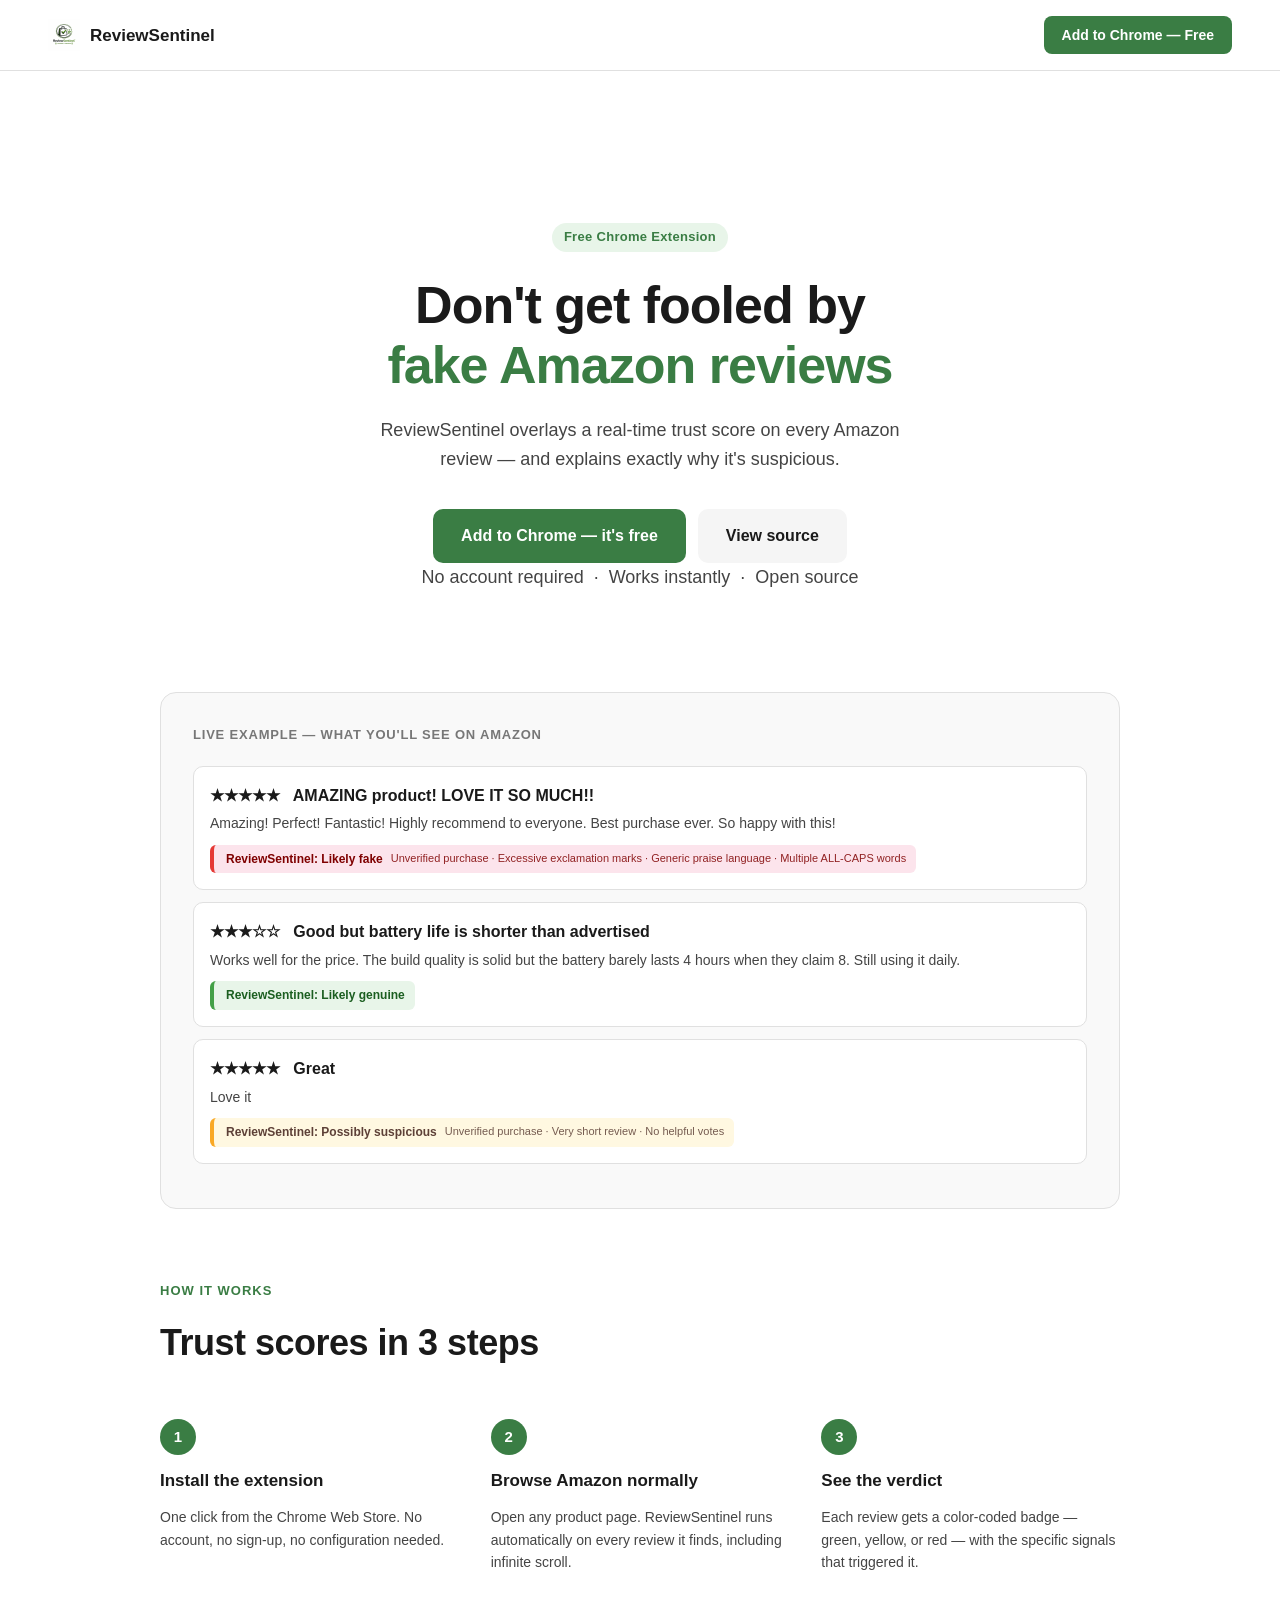
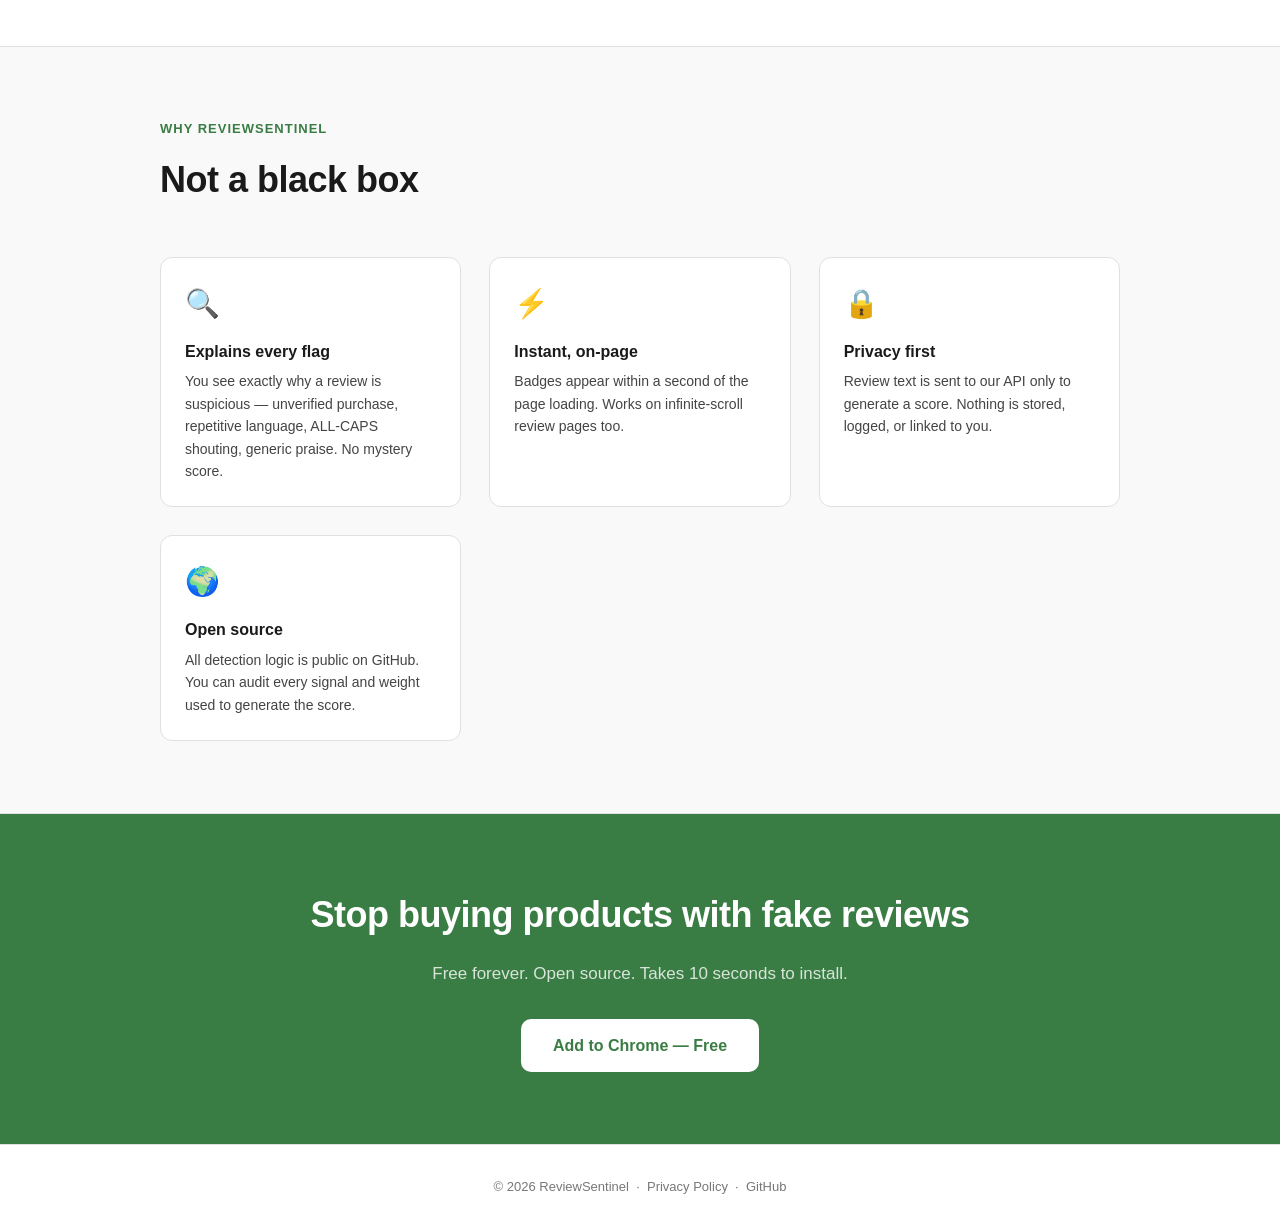
<file: docs/index.html>
<!DOCTYPE html>
<html lang="en">
<head>
  <meta charset="UTF-8" />
  <meta name="viewport" content="width=device-width, initial-scale=1.0" />
  <title>ReviewSentinel — Spot Fake Amazon Reviews Instantly</title>
  <meta name="description" content="ReviewSentinel is a free Chrome extension that detects fake Amazon reviews in real time. See trust scores and reasons directly on the product page." />
  <meta property="og:title" content="ReviewSentinel — Spot Fake Amazon Reviews Instantly" />
  <meta property="og:description" content="Free Chrome extension. Real-time fake review detection on Amazon. Know which reviews to trust before you buy." />
  <meta property="og:image" content="ReviewSentinel-Logo.png" />
  <style>
    *, *::before, *::after { box-sizing: border-box; margin: 0; padding: 0; }

    :root {
      --green: #3a7d44;
      --green-light: #e8f5e9;
      --green-mid: #4caf50;
      --dark: #1a1a1a;
      --mid: #444;
      --muted: #777;
      --border: #e0e0e0;
      --yellow-bg: #fff8e1;
      --red-bg: #fce4ec;
    }

    body {
      font-family: -apple-system, BlinkMacSystemFont, "Segoe UI", Helvetica, Arial, sans-serif;
      color: var(--dark);
      line-height: 1.6;
      background: #fff;
    }

    a { color: var(--green); text-decoration: none; }
    a:hover { text-decoration: underline; }

    /* ── Nav ── */
    nav {
      display: flex;
      align-items: center;
      justify-content: space-between;
      padding: 16px 48px;
      border-bottom: 1px solid var(--border);
      position: sticky;
      top: 0;
      background: rgba(255,255,255,0.95);
      backdrop-filter: blur(8px);
      z-index: 100;
    }
    .nav-logo {
      display: flex;
      align-items: center;
      gap: 10px;
      font-weight: 700;
      font-size: 17px;
      color: var(--dark);
    }
    .nav-logo img { width: 32px; height: 32px; object-fit: contain; }
    nav a.cta-small {
      background: var(--green);
      color: #fff;
      padding: 8px 18px;
      border-radius: 8px;
      font-size: 14px;
      font-weight: 600;
    }
    nav a.cta-small:hover { background: #2d6236; text-decoration: none; }

    /* ── Hero ── */
    .hero {
      text-align: center;
      padding: 80px 24px 64px;
      max-width: 760px;
      margin: 0 auto;
    }
    .hero-badge {
      display: inline-block;
      background: var(--green-light);
      color: var(--green);
      font-size: 13px;
      font-weight: 600;
      padding: 4px 12px;
      border-radius: 20px;
      margin-bottom: 24px;
      letter-spacing: 0.3px;
    }
    .hero h1 {
      font-size: clamp(32px, 5vw, 52px);
      font-weight: 800;
      line-height: 1.15;
      letter-spacing: -1px;
      margin-bottom: 20px;
    }
    .hero h1 span { color: var(--green); }
    .hero p {
      font-size: 18px;
      color: var(--mid);
      max-width: 540px;
      margin: 0 auto 36px;
    }
    .hero-actions {
      display: flex;
      gap: 12px;
      justify-content: center;
      flex-wrap: wrap;
    }
    .btn-primary {
      display: inline-flex;
      align-items: center;
      gap: 8px;
      background: var(--green);
      color: #fff;
      padding: 14px 28px;
      border-radius: 10px;
      font-size: 16px;
      font-weight: 700;
      transition: background 0.15s;
    }
    .btn-primary:hover { background: #2d6236; text-decoration: none; }
    .btn-secondary {
      display: inline-flex;
      align-items: center;
      gap: 8px;
      background: #f5f5f5;
      color: var(--dark);
      padding: 14px 28px;
      border-radius: 10px;
      font-size: 16px;
      font-weight: 600;
    }
    .btn-secondary:hover { background: #eee; text-decoration: none; }
    .hero-sub {
      margin-top: 16px;
      font-size: 13px;
      color: var(--muted);
    }

    /* ── Demo badges ── */
    .demo {
      background: #f9f9f9;
      border: 1px solid var(--border);
      border-radius: 16px;
      max-width: 680px;
      margin: 56px auto;
      padding: 32px;
    }
    .demo-title {
      font-size: 13px;
      font-weight: 600;
      color: var(--muted);
      text-transform: uppercase;
      letter-spacing: 0.8px;
      margin-bottom: 20px;
    }
    .fake-review, .real-review {
      background: #fff;
      border: 1px solid var(--border);
      border-radius: 10px;
      padding: 16px;
      margin-bottom: 12px;
    }
    .review-header { font-weight: 600; margin-bottom: 4px; }
    .review-text { font-size: 14px; color: var(--mid); margin-bottom: 10px; }
    .rs-badge {
      display: inline-flex;
      align-items: flex-start;
      gap: 8px;
      padding: 6px 10px 6px 12px;
      border-radius: 6px;
      border-left: 4px solid;
      font-size: 12px;
      line-height: 1.4;
    }
    .rs-badge.red { background: #fce4ec; border-left-color: #e53935; color: #7f0000; }
    .rs-badge.green { background: #e8f5e9; border-left-color: #43a047; color: #1b5e20; }
    .rs-badge.yellow { background: #fff8e1; border-left-color: #f9a825; color: #5d4037; }
    .rs-verdict { font-weight: 700; white-space: nowrap; }
    .rs-reasons { font-size: 11px; opacity: 0.85; }

    /* ── How it works ── */
    section { padding: 72px 24px; }
    .section-inner { max-width: 960px; margin: 0 auto; }
    .section-label {
      font-size: 13px;
      font-weight: 700;
      color: var(--green);
      text-transform: uppercase;
      letter-spacing: 1px;
      margin-bottom: 12px;
    }
    h2 {
      font-size: clamp(24px, 3.5vw, 36px);
      font-weight: 800;
      letter-spacing: -0.5px;
      margin-bottom: 48px;
    }
    .steps {
      display: grid;
      grid-template-columns: repeat(auto-fit, minmax(220px, 1fr));
      gap: 32px;
    }
    .step {
      display: flex;
      flex-direction: column;
      gap: 12px;
    }
    .step-num {
      width: 36px;
      height: 36px;
      background: var(--green);
      color: #fff;
      border-radius: 50%;
      display: flex;
      align-items: center;
      justify-content: center;
      font-weight: 800;
      font-size: 15px;
      flex-shrink: 0;
    }
    .step h3 { font-size: 17px; font-weight: 700; }
    .step p { font-size: 14px; color: var(--mid); }

    /* ── Why ── */
    .why { background: #f9f9f9; border-top: 1px solid var(--border); border-bottom: 1px solid var(--border); }
    .features {
      display: grid;
      grid-template-columns: repeat(auto-fit, minmax(260px, 1fr));
      gap: 28px;
    }
    .feature {
      background: #fff;
      border: 1px solid var(--border);
      border-radius: 12px;
      padding: 24px;
    }
    .feature-icon { font-size: 28px; margin-bottom: 12px; }
    .feature h3 { font-size: 16px; font-weight: 700; margin-bottom: 6px; }
    .feature p { font-size: 14px; color: var(--mid); }

    /* ── CTA ── */
    .cta-section {
      text-align: center;
      background: var(--green);
      color: #fff;
      padding: 72px 24px;
    }
    .cta-section h2 { color: #fff; margin-bottom: 16px; }
    .cta-section p { color: rgba(255,255,255,0.8); font-size: 17px; margin-bottom: 32px; }
    .btn-white {
      display: inline-flex;
      align-items: center;
      gap: 8px;
      background: #fff;
      color: var(--green);
      padding: 14px 32px;
      border-radius: 10px;
      font-size: 16px;
      font-weight: 700;
    }
    .btn-white:hover { background: #f0f0f0; text-decoration: none; }

    /* ── Footer ── */
    footer {
      text-align: center;
      padding: 32px 24px;
      font-size: 13px;
      color: var(--muted);
      border-top: 1px solid var(--border);
    }
    footer a { color: var(--muted); }
    footer a:hover { color: var(--dark); }
  </style>
</head>
<body>

  <nav>
    <div class="nav-logo">
      <img src="ReviewSentinel-Logo.png" alt="ReviewSentinel" />
      ReviewSentinel
    </div>
    <a class="cta-small" href="https://chromewebstore.google.com" target="_blank">Add to Chrome — Free</a>
  </nav>

  <section style="padding-bottom: 0;">
    <div class="hero">
      <div class="hero-badge">Free Chrome Extension</div>
      <h1>Don't get fooled by<br><span>fake Amazon reviews</span></h1>
      <p>ReviewSentinel overlays a real-time trust score on every Amazon review — and explains exactly why it's suspicious.</p>
      <div class="hero-actions">
        <a class="btn-primary" href="https://chromewebstore.google.com" target="_blank">
          Add to Chrome — it's free
        </a>
        <a class="btn-secondary" href="https://github.com/witchaudio/ReviewSentinel" target="_blank">
          View source
        </a>
      </div>
      <p class="hero-sub">No account required &nbsp;·&nbsp; Works instantly &nbsp;·&nbsp; Open source</p>
    </div>

    <div class="demo section-inner">
      <div class="demo-title">Live example — what you'll see on Amazon</div>

      <div class="fake-review">
        <div class="review-header">★★★★★ &nbsp; AMAZING product! LOVE IT SO MUCH!!</div>
        <div class="review-text">Amazing! Perfect! Fantastic! Highly recommend to everyone. Best purchase ever. So happy with this!</div>
        <div class="rs-badge red">
          <span class="rs-verdict">ReviewSentinel: Likely fake</span>
          <span class="rs-reasons">Unverified purchase · Excessive exclamation marks · Generic praise language · Multiple ALL-CAPS words</span>
        </div>
      </div>

      <div class="real-review">
        <div class="review-header">★★★☆☆ &nbsp; Good but battery life is shorter than advertised</div>
        <div class="review-text">Works well for the price. The build quality is solid but the battery barely lasts 4 hours when they claim 8. Still using it daily.</div>
        <div class="rs-badge green">
          <span class="rs-verdict">ReviewSentinel: Likely genuine</span>
        </div>
      </div>

      <div class="fake-review">
        <div class="review-header">★★★★★ &nbsp; Great</div>
        <div class="review-text">Love it</div>
        <div class="rs-badge yellow">
          <span class="rs-verdict">ReviewSentinel: Possibly suspicious</span>
          <span class="rs-reasons">Unverified purchase · Very short review · No helpful votes</span>
        </div>
      </div>
    </div>
  </section>

  <section>
    <div class="section-inner">
      <div class="section-label">How it works</div>
      <h2>Trust scores in 3 steps</h2>
      <div class="steps">
        <div class="step">
          <div class="step-num">1</div>
          <h3>Install the extension</h3>
          <p>One click from the Chrome Web Store. No account, no sign-up, no configuration needed.</p>
        </div>
        <div class="step">
          <div class="step-num">2</div>
          <h3>Browse Amazon normally</h3>
          <p>Open any product page. ReviewSentinel runs automatically on every review it finds, including infinite scroll.</p>
        </div>
        <div class="step">
          <div class="step-num">3</div>
          <h3>See the verdict</h3>
          <p>Each review gets a color-coded badge — green, yellow, or red — with the specific signals that triggered it.</p>
        </div>
      </div>
    </div>
  </section>

  <section class="why">
    <div class="section-inner">
      <div class="section-label">Why ReviewSentinel</div>
      <h2>Not a black box</h2>
      <div class="features">
        <div class="feature">
          <div class="feature-icon">🔍</div>
          <h3>Explains every flag</h3>
          <p>You see exactly why a review is suspicious — unverified purchase, repetitive language, ALL-CAPS shouting, generic praise. No mystery score.</p>
        </div>
        <div class="feature">
          <div class="feature-icon">⚡</div>
          <h3>Instant, on-page</h3>
          <p>Badges appear within a second of the page loading. Works on infinite-scroll review pages too.</p>
        </div>
        <div class="feature">
          <div class="feature-icon">🔒</div>
          <h3>Privacy first</h3>
          <p>Review text is sent to our API only to generate a score. Nothing is stored, logged, or linked to you.</p>
        </div>
        <div class="feature">
          <div class="feature-icon">🌍</div>
          <h3>Open source</h3>
          <p>All detection logic is public on GitHub. You can audit every signal and weight used to generate the score.</p>
        </div>
      </div>
    </div>
  </section>

  <section class="cta-section">
    <h2>Stop buying products with fake reviews</h2>
    <p>Free forever. Open source. Takes 10 seconds to install.</p>
    <a class="btn-white" href="https://chromewebstore.google.com" target="_blank">Add to Chrome — Free</a>
  </section>

  <footer>
    &copy; 2026 ReviewSentinel &nbsp;·&nbsp;
    <a href="privacy.html">Privacy Policy</a> &nbsp;·&nbsp;
    <a href="https://github.com/witchaudio/ReviewSentinel" target="_blank">GitHub</a>
  </footer>

</body>
</html>
</file>
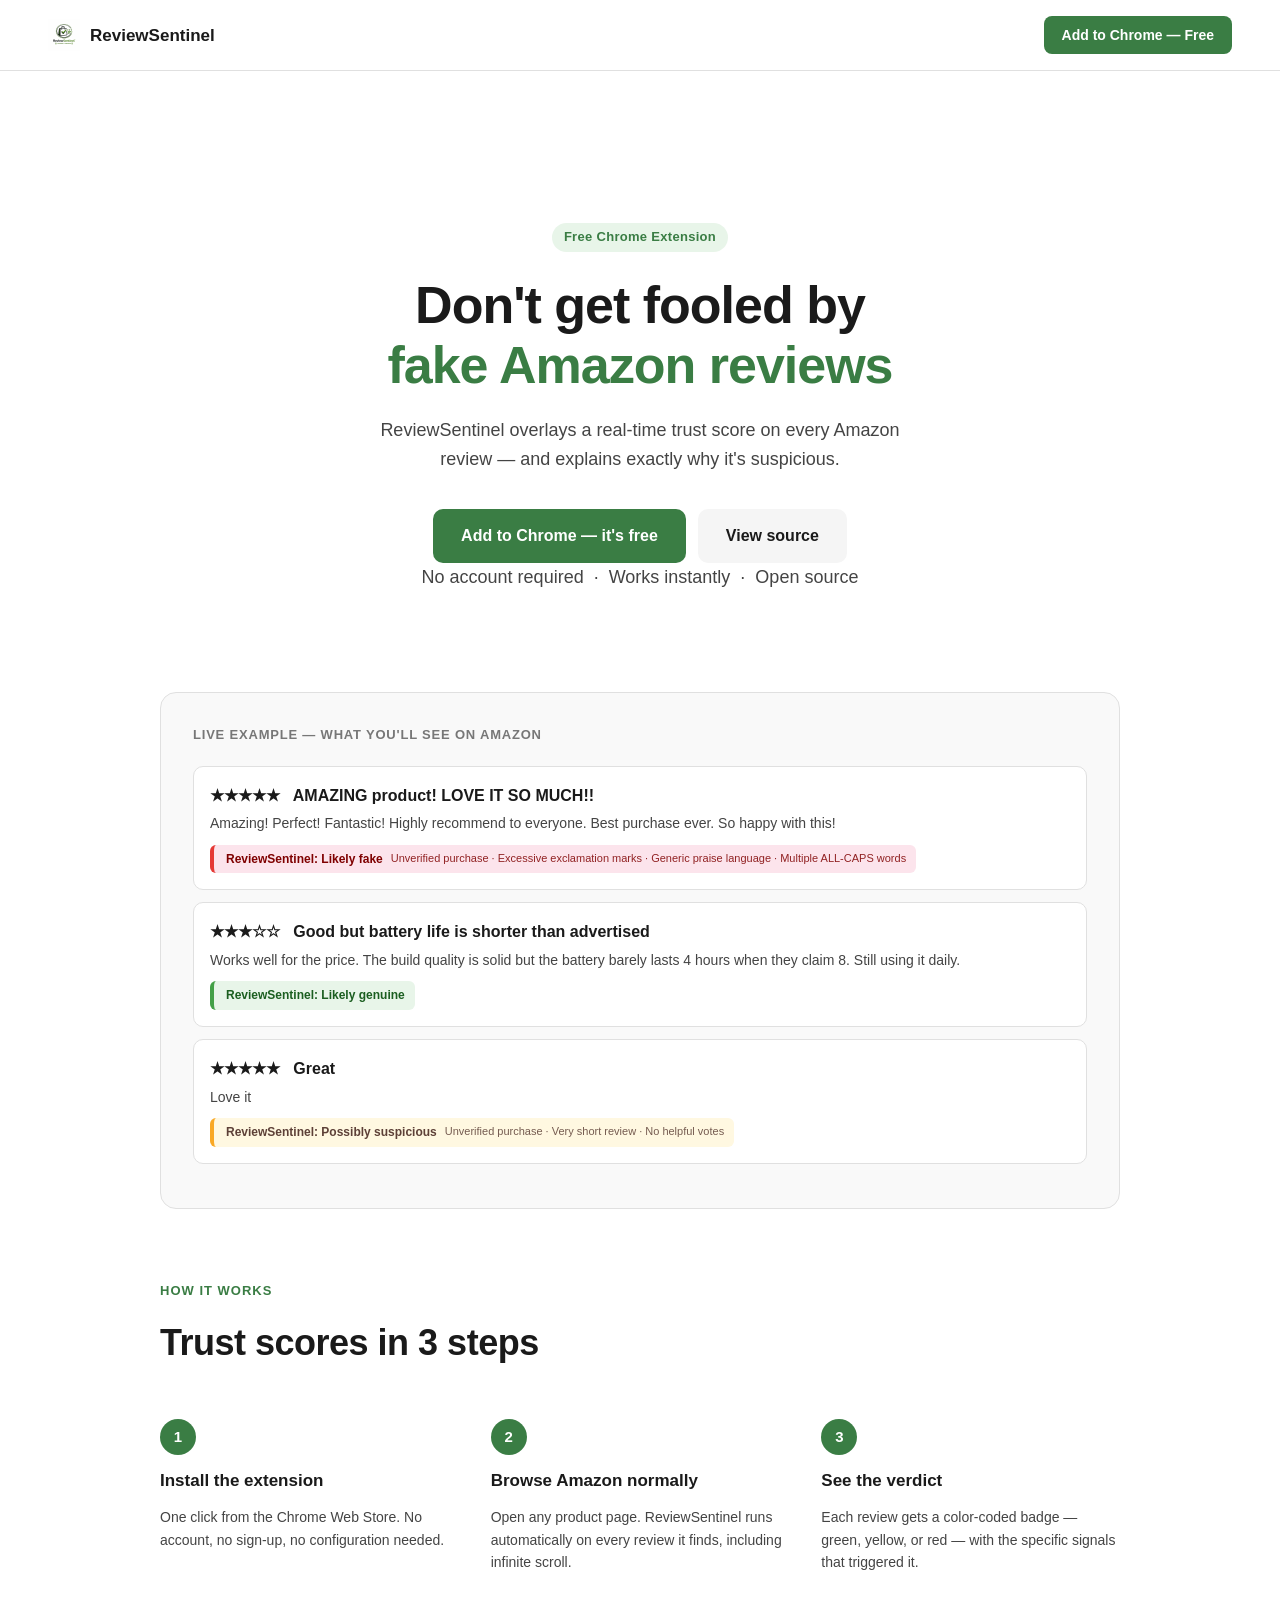
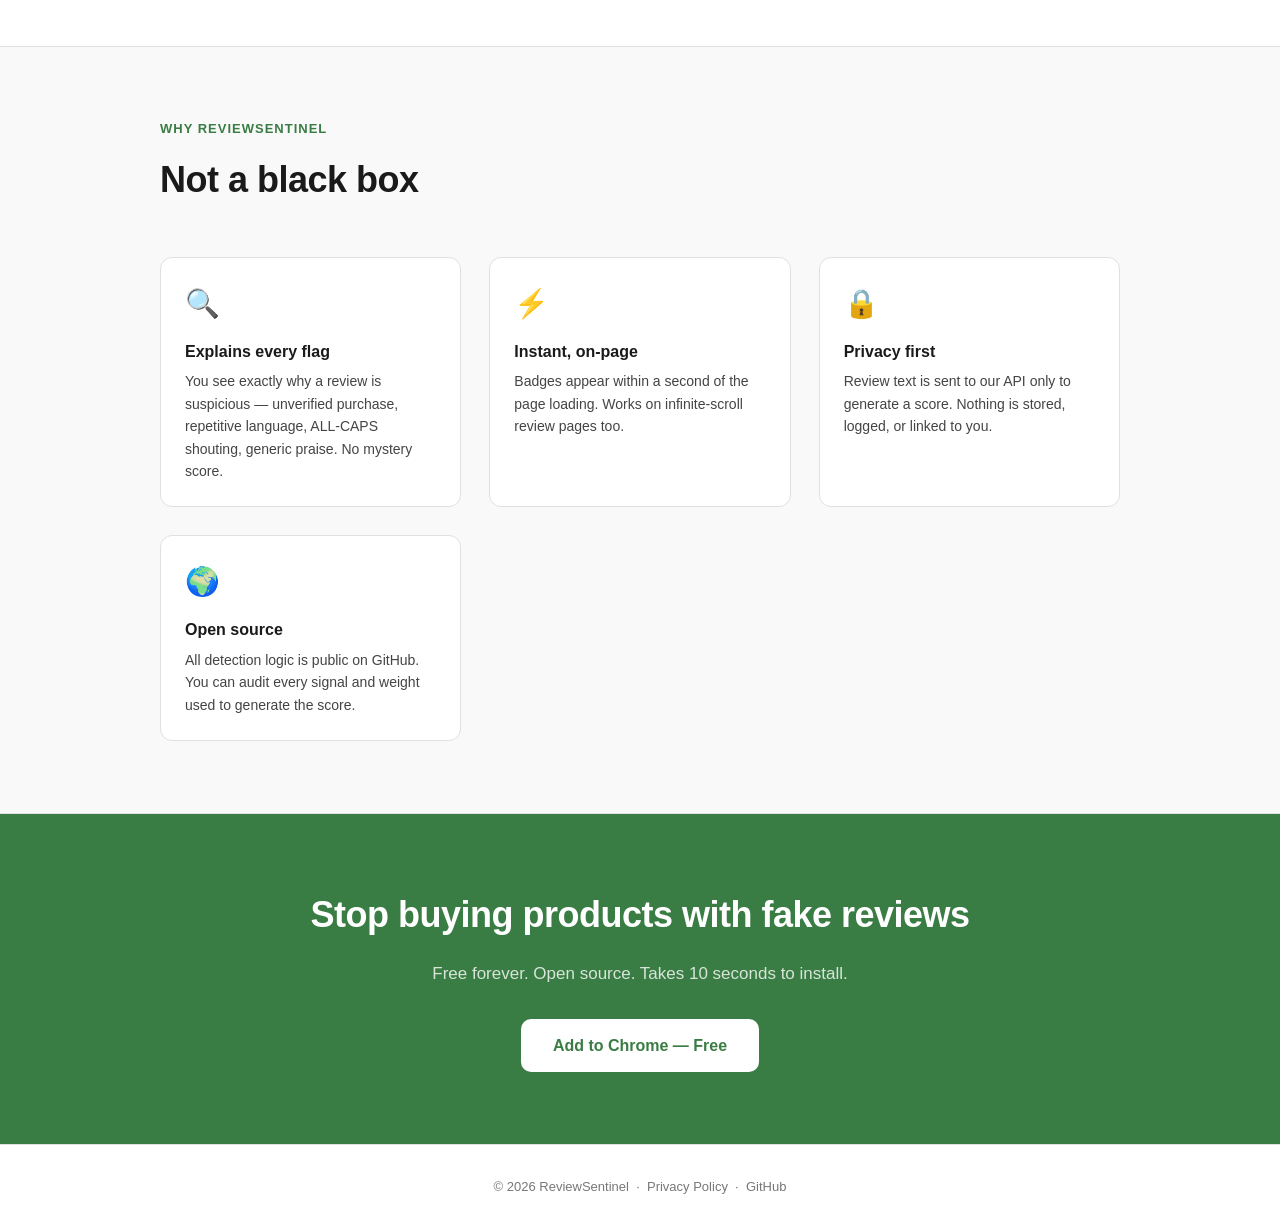
<file: website/index.html>
<!DOCTYPE html>
<html lang="en">
<head>
  <meta charset="UTF-8" />
  <meta name="viewport" content="width=device-width, initial-scale=1.0" />
  <title>ReviewSentinel — Spot Fake Amazon Reviews Instantly</title>
  <meta name="description" content="ReviewSentinel is a free Chrome extension that detects fake Amazon reviews in real time. See trust scores and reasons directly on the product page." />
  <meta property="og:title" content="ReviewSentinel — Spot Fake Amazon Reviews Instantly" />
  <meta property="og:description" content="Free Chrome extension. Real-time fake review detection on Amazon. Know which reviews to trust before you buy." />
  <meta property="og:image" content="icons/ReviewSentinel-Logo.png" />
  <style>
    *, *::before, *::after { box-sizing: border-box; margin: 0; padding: 0; }

    :root {
      --green: #3a7d44;
      --green-light: #e8f5e9;
      --green-mid: #4caf50;
      --dark: #1a1a1a;
      --mid: #444;
      --muted: #777;
      --border: #e0e0e0;
      --yellow-bg: #fff8e1;
      --red-bg: #fce4ec;
    }

    body {
      font-family: -apple-system, BlinkMacSystemFont, "Segoe UI", Helvetica, Arial, sans-serif;
      color: var(--dark);
      line-height: 1.6;
      background: #fff;
    }

    a { color: var(--green); text-decoration: none; }
    a:hover { text-decoration: underline; }

    /* ── Nav ── */
    nav {
      display: flex;
      align-items: center;
      justify-content: space-between;
      padding: 16px 48px;
      border-bottom: 1px solid var(--border);
      position: sticky;
      top: 0;
      background: rgba(255,255,255,0.95);
      backdrop-filter: blur(8px);
      z-index: 100;
    }
    .nav-logo {
      display: flex;
      align-items: center;
      gap: 10px;
      font-weight: 700;
      font-size: 17px;
      color: var(--dark);
    }
    .nav-logo img { width: 32px; height: 32px; object-fit: contain; }
    nav a.cta-small {
      background: var(--green);
      color: #fff;
      padding: 8px 18px;
      border-radius: 8px;
      font-size: 14px;
      font-weight: 600;
    }
    nav a.cta-small:hover { background: #2d6236; text-decoration: none; }

    /* ── Hero ── */
    .hero {
      text-align: center;
      padding: 80px 24px 64px;
      max-width: 760px;
      margin: 0 auto;
    }
    .hero-badge {
      display: inline-block;
      background: var(--green-light);
      color: var(--green);
      font-size: 13px;
      font-weight: 600;
      padding: 4px 12px;
      border-radius: 20px;
      margin-bottom: 24px;
      letter-spacing: 0.3px;
    }
    .hero h1 {
      font-size: clamp(32px, 5vw, 52px);
      font-weight: 800;
      line-height: 1.15;
      letter-spacing: -1px;
      margin-bottom: 20px;
    }
    .hero h1 span { color: var(--green); }
    .hero p {
      font-size: 18px;
      color: var(--mid);
      max-width: 540px;
      margin: 0 auto 36px;
    }
    .hero-actions {
      display: flex;
      gap: 12px;
      justify-content: center;
      flex-wrap: wrap;
    }
    .btn-primary {
      display: inline-flex;
      align-items: center;
      gap: 8px;
      background: var(--green);
      color: #fff;
      padding: 14px 28px;
      border-radius: 10px;
      font-size: 16px;
      font-weight: 700;
      transition: background 0.15s;
    }
    .btn-primary:hover { background: #2d6236; text-decoration: none; }
    .btn-secondary {
      display: inline-flex;
      align-items: center;
      gap: 8px;
      background: #f5f5f5;
      color: var(--dark);
      padding: 14px 28px;
      border-radius: 10px;
      font-size: 16px;
      font-weight: 600;
    }
    .btn-secondary:hover { background: #eee; text-decoration: none; }
    .hero-sub {
      margin-top: 16px;
      font-size: 13px;
      color: var(--muted);
    }

    /* ── Demo badges ── */
    .demo {
      background: #f9f9f9;
      border: 1px solid var(--border);
      border-radius: 16px;
      max-width: 680px;
      margin: 56px auto;
      padding: 32px;
    }
    .demo-title {
      font-size: 13px;
      font-weight: 600;
      color: var(--muted);
      text-transform: uppercase;
      letter-spacing: 0.8px;
      margin-bottom: 20px;
    }
    .fake-review, .real-review {
      background: #fff;
      border: 1px solid var(--border);
      border-radius: 10px;
      padding: 16px;
      margin-bottom: 12px;
    }
    .review-header { font-weight: 600; margin-bottom: 4px; }
    .review-text { font-size: 14px; color: var(--mid); margin-bottom: 10px; }
    .rs-badge {
      display: inline-flex;
      align-items: flex-start;
      gap: 8px;
      padding: 6px 10px 6px 12px;
      border-radius: 6px;
      border-left: 4px solid;
      font-size: 12px;
      line-height: 1.4;
    }
    .rs-badge.red { background: #fce4ec; border-left-color: #e53935; color: #7f0000; }
    .rs-badge.green { background: #e8f5e9; border-left-color: #43a047; color: #1b5e20; }
    .rs-badge.yellow { background: #fff8e1; border-left-color: #f9a825; color: #5d4037; }
    .rs-verdict { font-weight: 700; white-space: nowrap; }
    .rs-reasons { font-size: 11px; opacity: 0.85; }

    /* ── How it works ── */
    section { padding: 72px 24px; }
    .section-inner { max-width: 960px; margin: 0 auto; }
    .section-label {
      font-size: 13px;
      font-weight: 700;
      color: var(--green);
      text-transform: uppercase;
      letter-spacing: 1px;
      margin-bottom: 12px;
    }
    h2 {
      font-size: clamp(24px, 3.5vw, 36px);
      font-weight: 800;
      letter-spacing: -0.5px;
      margin-bottom: 48px;
    }
    .steps {
      display: grid;
      grid-template-columns: repeat(auto-fit, minmax(220px, 1fr));
      gap: 32px;
    }
    .step {
      display: flex;
      flex-direction: column;
      gap: 12px;
    }
    .step-num {
      width: 36px;
      height: 36px;
      background: var(--green);
      color: #fff;
      border-radius: 50%;
      display: flex;
      align-items: center;
      justify-content: center;
      font-weight: 800;
      font-size: 15px;
      flex-shrink: 0;
    }
    .step h3 { font-size: 17px; font-weight: 700; }
    .step p { font-size: 14px; color: var(--mid); }

    /* ── Why ── */
    .why { background: #f9f9f9; border-top: 1px solid var(--border); border-bottom: 1px solid var(--border); }
    .features {
      display: grid;
      grid-template-columns: repeat(auto-fit, minmax(260px, 1fr));
      gap: 28px;
    }
    .feature {
      background: #fff;
      border: 1px solid var(--border);
      border-radius: 12px;
      padding: 24px;
    }
    .feature-icon { font-size: 28px; margin-bottom: 12px; }
    .feature h3 { font-size: 16px; font-weight: 700; margin-bottom: 6px; }
    .feature p { font-size: 14px; color: var(--mid); }

    /* ── CTA ── */
    .cta-section {
      text-align: center;
      background: var(--green);
      color: #fff;
      padding: 72px 24px;
    }
    .cta-section h2 { color: #fff; margin-bottom: 16px; }
    .cta-section p { color: rgba(255,255,255,0.8); font-size: 17px; margin-bottom: 32px; }
    .btn-white {
      display: inline-flex;
      align-items: center;
      gap: 8px;
      background: #fff;
      color: var(--green);
      padding: 14px 32px;
      border-radius: 10px;
      font-size: 16px;
      font-weight: 700;
    }
    .btn-white:hover { background: #f0f0f0; text-decoration: none; }

    /* ── Footer ── */
    footer {
      text-align: center;
      padding: 32px 24px;
      font-size: 13px;
      color: var(--muted);
      border-top: 1px solid var(--border);
    }
    footer a { color: var(--muted); }
    footer a:hover { color: var(--dark); }
  </style>
</head>
<body>

  <nav>
    <div class="nav-logo">
      <img src="../extension/icons/ReviewSentinel-Logo.png" alt="ReviewSentinel" />
      ReviewSentinel
    </div>
    <a class="cta-small" href="https://chromewebstore.google.com" target="_blank">Add to Chrome — Free</a>
  </nav>

  <section style="padding-bottom: 0;">
    <div class="hero">
      <div class="hero-badge">Free Chrome Extension</div>
      <h1>Don't get fooled by<br><span>fake Amazon reviews</span></h1>
      <p>ReviewSentinel overlays a real-time trust score on every Amazon review — and explains exactly why it's suspicious.</p>
      <div class="hero-actions">
        <a class="btn-primary" href="https://chromewebstore.google.com" target="_blank">
          Add to Chrome — it's free
        </a>
        <a class="btn-secondary" href="https://github.com/witchaudio/ReviewSentinel" target="_blank">
          View source
        </a>
      </div>
      <p class="hero-sub">No account required &nbsp;·&nbsp; Works instantly &nbsp;·&nbsp; Open source</p>
    </div>

    <div class="demo section-inner">
      <div class="demo-title">Live example — what you'll see on Amazon</div>

      <div class="fake-review">
        <div class="review-header">★★★★★ &nbsp; AMAZING product! LOVE IT SO MUCH!!</div>
        <div class="review-text">Amazing! Perfect! Fantastic! Highly recommend to everyone. Best purchase ever. So happy with this!</div>
        <div class="rs-badge red">
          <span class="rs-verdict">ReviewSentinel: Likely fake</span>
          <span class="rs-reasons">Unverified purchase · Excessive exclamation marks · Generic praise language · Multiple ALL-CAPS words</span>
        </div>
      </div>

      <div class="real-review">
        <div class="review-header">★★★☆☆ &nbsp; Good but battery life is shorter than advertised</div>
        <div class="review-text">Works well for the price. The build quality is solid but the battery barely lasts 4 hours when they claim 8. Still using it daily.</div>
        <div class="rs-badge green">
          <span class="rs-verdict">ReviewSentinel: Likely genuine</span>
        </div>
      </div>

      <div class="fake-review">
        <div class="review-header">★★★★★ &nbsp; Great</div>
        <div class="review-text">Love it</div>
        <div class="rs-badge yellow">
          <span class="rs-verdict">ReviewSentinel: Possibly suspicious</span>
          <span class="rs-reasons">Unverified purchase · Very short review · No helpful votes</span>
        </div>
      </div>
    </div>
  </section>

  <section>
    <div class="section-inner">
      <div class="section-label">How it works</div>
      <h2>Trust scores in 3 steps</h2>
      <div class="steps">
        <div class="step">
          <div class="step-num">1</div>
          <h3>Install the extension</h3>
          <p>One click from the Chrome Web Store. No account, no sign-up, no configuration needed.</p>
        </div>
        <div class="step">
          <div class="step-num">2</div>
          <h3>Browse Amazon normally</h3>
          <p>Open any product page. ReviewSentinel runs automatically on every review it finds, including infinite scroll.</p>
        </div>
        <div class="step">
          <div class="step-num">3</div>
          <h3>See the verdict</h3>
          <p>Each review gets a color-coded badge — green, yellow, or red — with the specific signals that triggered it.</p>
        </div>
      </div>
    </div>
  </section>

  <section class="why">
    <div class="section-inner">
      <div class="section-label">Why ReviewSentinel</div>
      <h2>Not a black box</h2>
      <div class="features">
        <div class="feature">
          <div class="feature-icon">🔍</div>
          <h3>Explains every flag</h3>
          <p>You see exactly why a review is suspicious — unverified purchase, repetitive language, ALL-CAPS shouting, generic praise. No mystery score.</p>
        </div>
        <div class="feature">
          <div class="feature-icon">⚡</div>
          <h3>Instant, on-page</h3>
          <p>Badges appear within a second of the page loading. Works on infinite-scroll review pages too.</p>
        </div>
        <div class="feature">
          <div class="feature-icon">🔒</div>
          <h3>Privacy first</h3>
          <p>Review text is sent to our API only to generate a score. Nothing is stored, logged, or linked to you.</p>
        </div>
        <div class="feature">
          <div class="feature-icon">🌍</div>
          <h3>Open source</h3>
          <p>All detection logic is public on GitHub. You can audit every signal and weight used to generate the score.</p>
        </div>
      </div>
    </div>
  </section>

  <section class="cta-section">
    <h2>Stop buying products with fake reviews</h2>
    <p>Free forever. Open source. Takes 10 seconds to install.</p>
    <a class="btn-white" href="https://chromewebstore.google.com" target="_blank">Add to Chrome — Free</a>
  </section>

  <footer>
    &copy; 2026 ReviewSentinel &nbsp;·&nbsp;
    <a href="privacy.html">Privacy Policy</a> &nbsp;·&nbsp;
    <a href="https://github.com/witchaudio/ReviewSentinel" target="_blank">GitHub</a>
  </footer>

</body>
</html>
</file>
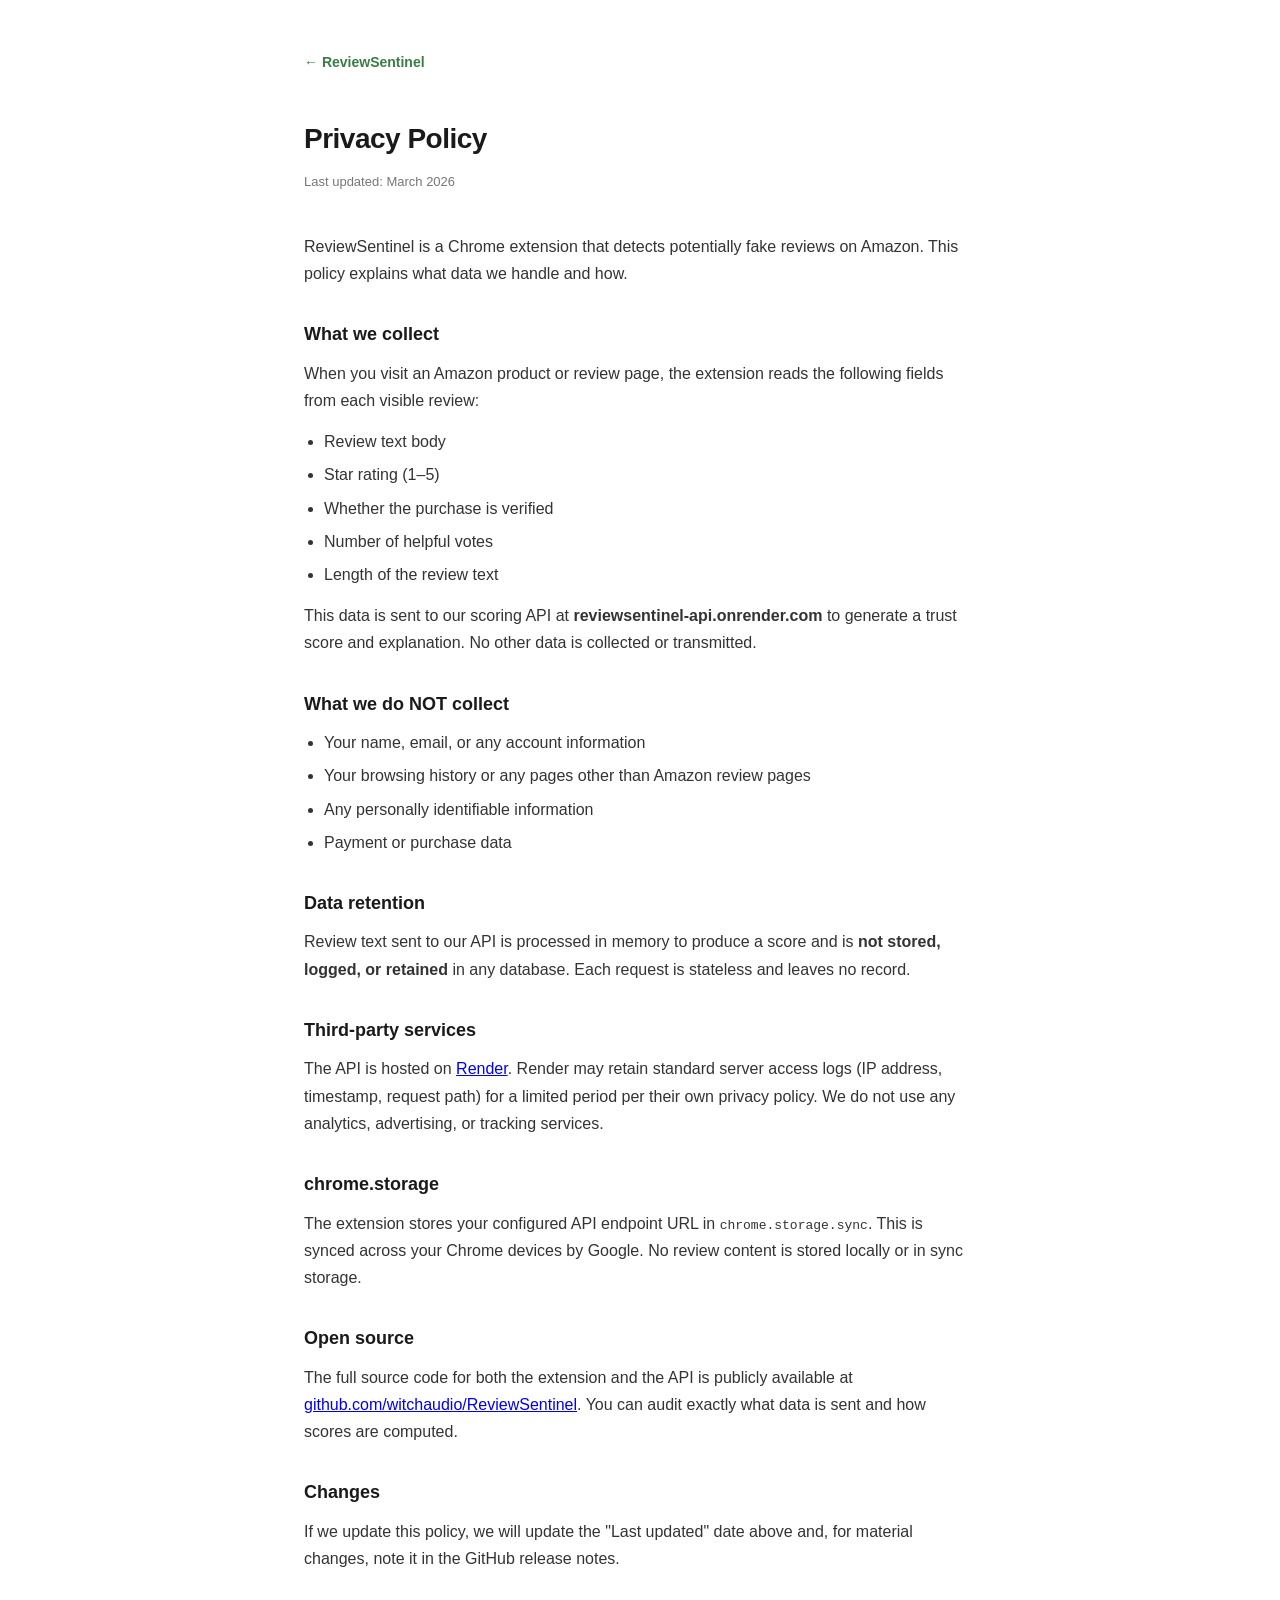
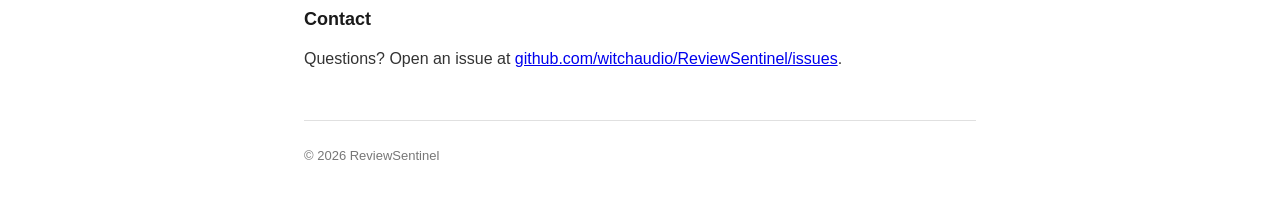
<file: docs/privacy.html>
<!DOCTYPE html>
<html lang="en">
<head>
  <meta charset="UTF-8" />
  <meta name="viewport" content="width=device-width, initial-scale=1.0" />
  <title>Privacy Policy — ReviewSentinel</title>
  <style>
    *, *::before, *::after { box-sizing: border-box; margin: 0; padding: 0; }
    body {
      font-family: -apple-system, BlinkMacSystemFont, "Segoe UI", Helvetica, Arial, sans-serif;
      color: #1a1a1a;
      line-height: 1.7;
      background: #fff;
      padding: 48px 24px;
      max-width: 720px;
      margin: 0 auto;
    }
    nav { margin-bottom: 40px; }
    nav a { color: #3a7d44; font-weight: 600; text-decoration: none; font-size: 14px; }
    nav a:hover { text-decoration: underline; }
    h1 { font-size: 28px; font-weight: 800; margin-bottom: 8px; letter-spacing: -0.5px; }
    .meta { font-size: 13px; color: #777; margin-bottom: 40px; }
    h2 { font-size: 18px; font-weight: 700; margin: 32px 0 10px; }
    p { margin-bottom: 14px; color: #333; }
    ul { padding-left: 20px; margin-bottom: 14px; color: #333; }
    li { margin-bottom: 6px; }
    footer { margin-top: 48px; padding-top: 24px; border-top: 1px solid #e0e0e0; font-size: 13px; color: #777; }
  </style>
</head>
<body>

  <nav><a href="index.html">← ReviewSentinel</a></nav>

  <h1>Privacy Policy</h1>
  <p class="meta">Last updated: March 2026</p>

  <p>ReviewSentinel is a Chrome extension that detects potentially fake reviews on Amazon. This policy explains what data we handle and how.</p>

  <h2>What we collect</h2>
  <p>When you visit an Amazon product or review page, the extension reads the following fields from each visible review:</p>
  <ul>
    <li>Review text body</li>
    <li>Star rating (1–5)</li>
    <li>Whether the purchase is verified</li>
    <li>Number of helpful votes</li>
    <li>Length of the review text</li>
  </ul>
  <p>This data is sent to our scoring API at <strong>reviewsentinel-api.onrender.com</strong> to generate a trust score and explanation. No other data is collected or transmitted.</p>

  <h2>What we do NOT collect</h2>
  <ul>
    <li>Your name, email, or any account information</li>
    <li>Your browsing history or any pages other than Amazon review pages</li>
    <li>Any personally identifiable information</li>
    <li>Payment or purchase data</li>
  </ul>

  <h2>Data retention</h2>
  <p>Review text sent to our API is processed in memory to produce a score and is <strong>not stored, logged, or retained</strong> in any database. Each request is stateless and leaves no record.</p>

  <h2>Third-party services</h2>
  <p>The API is hosted on <a href="https://render.com" target="_blank">Render</a>. Render may retain standard server access logs (IP address, timestamp, request path) for a limited period per their own privacy policy. We do not use any analytics, advertising, or tracking services.</p>

  <h2>chrome.storage</h2>
  <p>The extension stores your configured API endpoint URL in <code>chrome.storage.sync</code>. This is synced across your Chrome devices by Google. No review content is stored locally or in sync storage.</p>

  <h2>Open source</h2>
  <p>The full source code for both the extension and the API is publicly available at <a href="https://github.com/witchaudio/ReviewSentinel" target="_blank">github.com/witchaudio/ReviewSentinel</a>. You can audit exactly what data is sent and how scores are computed.</p>

  <h2>Changes</h2>
  <p>If we update this policy, we will update the "Last updated" date above and, for material changes, note it in the GitHub release notes.</p>

  <h2>Contact</h2>
  <p>Questions? Open an issue at <a href="https://github.com/witchaudio/ReviewSentinel/issues" target="_blank">github.com/witchaudio/ReviewSentinel/issues</a>.</p>

  <footer>&copy; 2026 ReviewSentinel</footer>

</body>
</html>
</file>
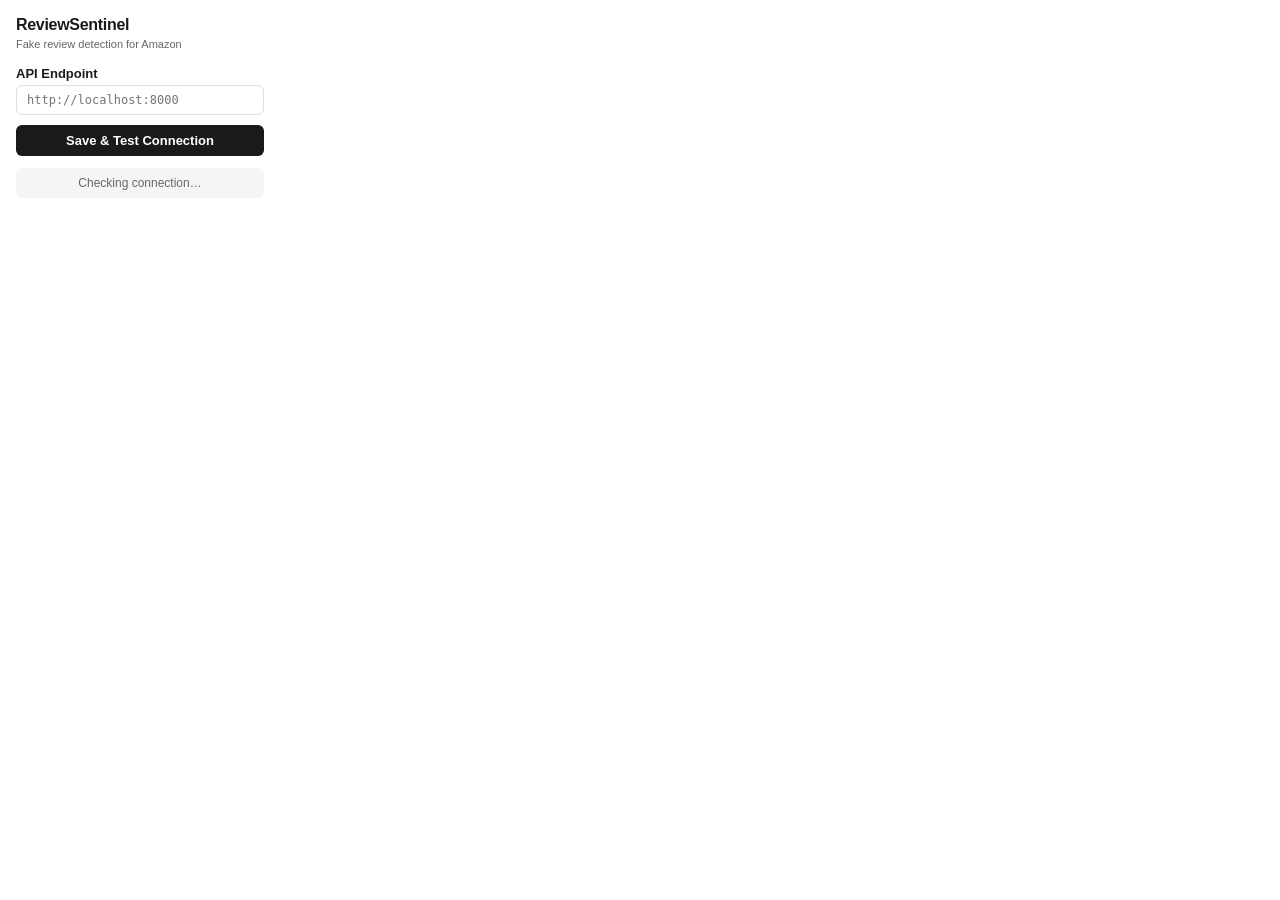
<file: extension/popup.html>
<!DOCTYPE html>
<html lang="en">
<head>
  <meta charset="UTF-8" />
  <meta name="viewport" content="width=device-width, initial-scale=1.0" />
  <title>ReviewSentinel Settings</title>
  <style>
    * { box-sizing: border-box; margin: 0; padding: 0; }
    body {
      font-family: -apple-system, BlinkMacSystemFont, "Segoe UI", sans-serif;
      font-size: 13px;
      width: 280px;
      padding: 16px;
      background: #fff;
      color: #1a1a1a;
    }
    h1 {
      font-size: 16px;
      font-weight: 700;
      margin-bottom: 4px;
      letter-spacing: -0.3px;
    }
    .subtitle {
      color: #666;
      font-size: 11px;
      margin-bottom: 16px;
    }
    label {
      display: block;
      font-weight: 600;
      margin-bottom: 4px;
    }
    input {
      width: 100%;
      padding: 7px 10px;
      border: 1px solid #ddd;
      border-radius: 6px;
      font-size: 12px;
      font-family: monospace;
      outline: none;
      transition: border-color 0.15s;
    }
    input:focus { border-color: #666; }
    button {
      margin-top: 10px;
      width: 100%;
      padding: 8px;
      background: #1a1a1a;
      color: #fff;
      border: none;
      border-radius: 6px;
      font-size: 13px;
      font-weight: 600;
      cursor: pointer;
      transition: background 0.15s;
    }
    button:hover { background: #333; }
    #status {
      margin-top: 12px;
      padding: 8px 10px;
      border-radius: 6px;
      font-size: 12px;
      text-align: center;
    }
    .status-ok { background: #e8f5e9; color: #2e7d32; }
    .status-err { background: #fce4ec; color: #c62828; }
    .status-checking { background: #f5f5f5; color: #666; }
  </style>
</head>
<body>
  <h1>ReviewSentinel</h1>
  <p class="subtitle">Fake review detection for Amazon</p>

  <label for="endpoint">API Endpoint</label>
  <input type="text" id="endpoint" placeholder="http://localhost:8000" />
  <button id="save">Save &amp; Test Connection</button>
  <div id="status" class="status-checking">Checking connection…</div>

  <script src="popup.js"></script>
</body>
</html>
</file>
